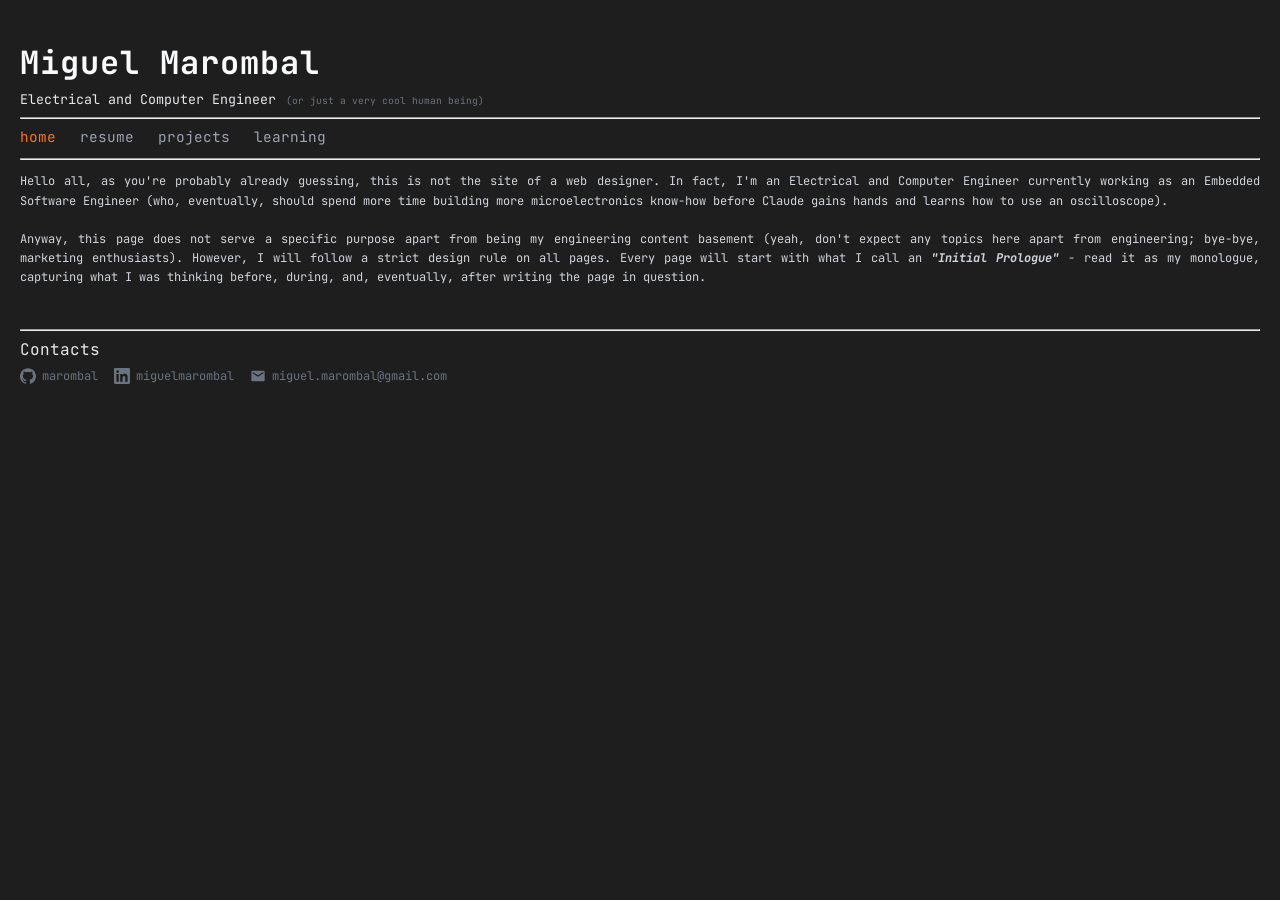
<file: index.html>
<!DOCTYPE html>
<html>
    <head>
        <meta charset="UTF-8">
        <meta name="viewport" content="width=device-width, initial-scale=1.0">
        <meta http-equiv="X-UA-Compatible" content="IE=edge">
        <meta name="description" content="This is my portfolio website :D">
        <meta name="author" content="Miguel Marombal">
        <meta name="theme-color" content="#1e1e1e">
        <title>Miguel Marombal - Home</title>

        <link href="https://fonts.googleapis.com/css2?family=JetBrains+Mono&family=Space+Mono&display=swap" rel="stylesheet">
        <link rel="stylesheet" href="styles.css">
        <link rel="icon" type="image/png" href="images/favicon.png">
    </head>
    <body>
        <header>
            <h1>Miguel Marombal</h1>
            <small>Electrical and Computer Engineer</small>
            <small style="font-size: 0.6em; color: #6b7280;"> (or just a very cool human being)</small>
        </header>

        <hr>
        <nav>
            <a href="index.html" class="active">home</a>
            <a href="resume.html">resume</a>
            <a href="projects.html">projects</a>
            <a href="learning.html">learning</a>
        </nav>
        <hr>

        <main>
            <p>
                Hello all, as you're probably already guessing, this is not the site of a web designer. 
                In fact, I'm an Electrical and Computer Engineer currently working as an Embedded Software Engineer 
                (who, eventually, should spend more time building more microelectronics know-how before Claude gains hands
                and learns how to use an oscilloscope).<br><br>
                Anyway, this page does not serve a specific purpose apart from being 
                my engineering content basement (yeah, don't expect any topics here 
                apart from engineering; bye-bye, marketing enthusiasts). However, 
                I will follow a strict design rule on all pages. Every page will start 
                with what I call an <strong><em>"Initial Prologue"</strong></em> - read it as my monologue, 
                capturing what I was thinking before, during, and, eventually, 
                after writing the page in question.
            </p>
        </main>

        <footer>
            <br>
            <hr>
            Contacts<br>
            <div class="contact-links">
                <a href="https://github.com/marombal" target="_blank" rel="noopener noreferrer">
                    <svg viewBox="0 0 24 24" xmlns="http://www.w3.org/2000/svg">
                        <path d="M12 .297c-6.63 0-12 5.373-12 12 0 5.303 3.438 9.8 8.205 11.385.6.113.82-.258.82-.577 0-.285-.01-1.04-.015-2.04-3.338.724-4.042-1.61-4.042-1.61C4.422 18.07 3.633 17.7 3.633 17.7c-1.087-.744.084-.729.084-.729 1.205.084 1.838 1.236 1.838 1.236 1.07 1.835 2.809 1.305 3.495.998.108-.776.417-1.305.76-1.605-2.665-.3-5.466-1.332-5.466-5.93 0-1.31.465-2.38 1.235-3.22-.135-.303-.54-1.523.105-3.176 0 0 1.005-.322 3.3 1.23.96-.267 1.98-.399 3-.405 1.02.006 2.04.138 3 .405 2.28-1.552 3.285-1.23 3.285-1.23.645 1.653.24 2.873.12 3.176.765.84 1.23 1.91 1.23 3.22 0 4.61-2.805 5.625-5.475 5.92.42.36.81 1.096.81 2.22 0 1.606-.015 2.896-.015 3.286 0 .315.21.69.825.57C20.565 22.092 24 17.592 24 12.297c0-6.627-5.373-12-12-12"/>
                    </svg>
                    marombal
                </a>
                <a href="https://www.linkedin.com/in/miguelmarombal/" target="_blank" rel="noopener noreferrer">
                    <svg viewBox="0 0 24 24" xmlns="http://www.w3.org/2000/svg">
                        <path d="M20.447 20.452h-3.554v-5.569c0-1.328-.027-3.037-1.852-3.037-1.853 0-2.136 1.445-2.136 2.939v5.667H9.351V9h3.414v1.561h.046c.477-.9 1.637-1.85 3.37-1.85 3.601 0 4.267 2.37 4.267 5.455v6.286zM5.337 7.433a2.062 2.062 0 0 1-2.063-2.065 2.064 2.064 0 1 1 2.063 2.065zm1.782 13.019H3.555V9h3.564v11.452zM22.225 0H1.771C.792 0 0 .774 0 1.729v20.542C0 23.227.792 24 1.771 24h20.451C23.2 24 24 23.227 24 22.271V1.729C24 .774 23.2 0 22.222 0h.003z"/>
                    </svg>
                    miguelmarombal
                </a>
                <a href="mailto:miguel.marombal@gmail.com" target="_blank" rel="noopener noreferrer">
                    <svg viewBox="0 0 24 24" xmlns="http://www.w3.org/2000/svg">
                        <path d="M20 4H4c-1.1 0-2 .9-2 2v12c0 1.1.9 2 2 2h16c1.1 0 2-.9 2-2V6c0-1.1-.9-2-2-2zm0 4-8 5-8-5V6l8 5 8-5v2z"/>
                    </svg>
                    miguel.marombal@gmail.com
                </a>
            </div>
        </footer>
    </body>
</html>
</file>
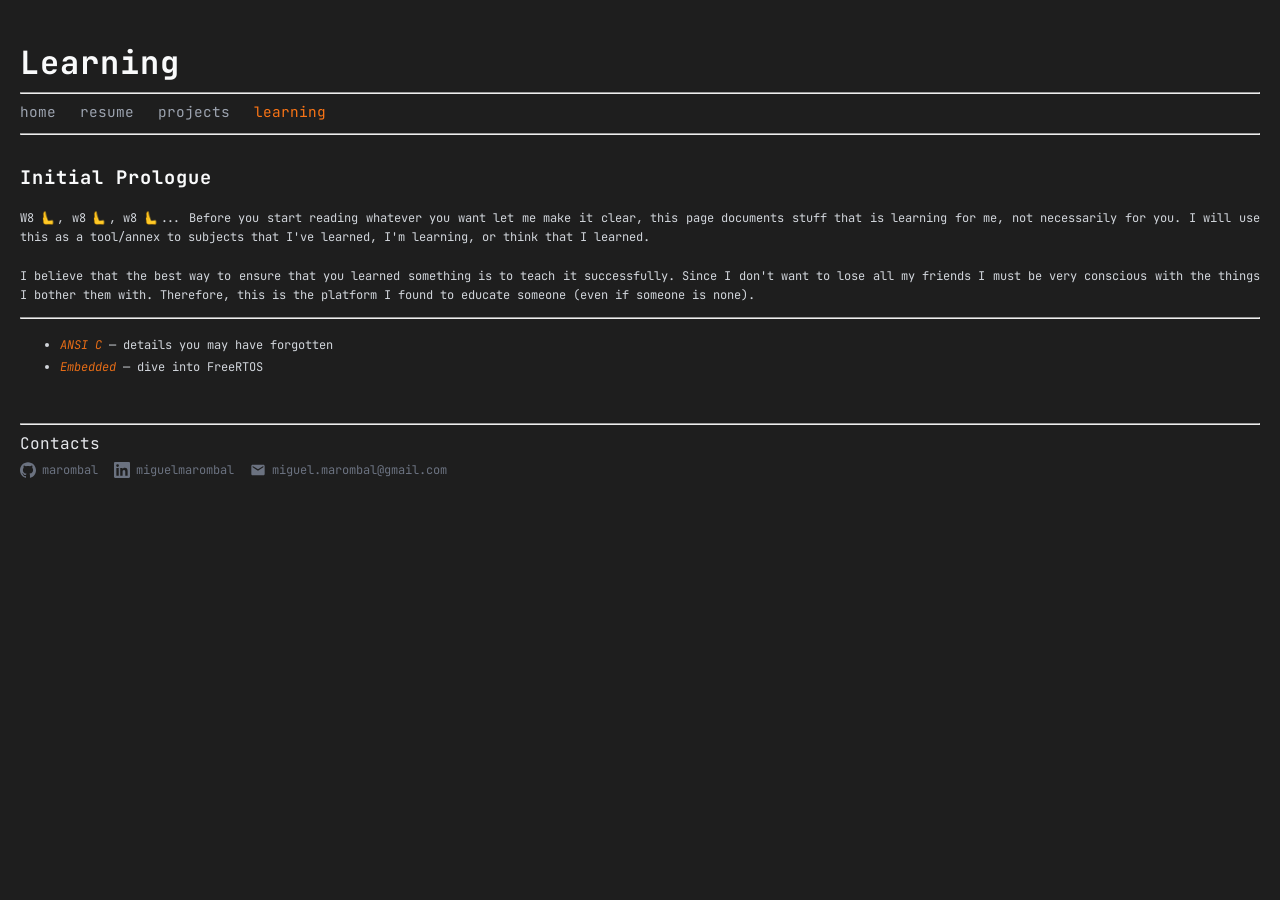
<file: learning.html>
<!DOCTYPE html>
<html>
    <head>
        <meta charset="UTF-8">
        <meta name="viewport" content="width=device-width, initial-scale=1.0">
        <meta http-equiv="X-UA-Compatible" content="IE=edge">
        <meta name="description" content="Miguel Marombal — Learning">
        <meta name="author" content="Miguel Marombal">
        <meta name="theme-color" content="#1e1e1e">
        <title>Miguel Marombal — Learning</title>

        <link href="https://fonts.googleapis.com/css2?family=JetBrains+Mono&family=Space+Mono&display=swap" rel="stylesheet">
        <link rel="stylesheet" href="styles.css">
        <link rel="icon" type="image/png" href="images/favicon.png">
    </head>
    <body>
        <header>
            <h1>Learning</h1>
            <hr>
            <nav>
                <a href="index.html">home</a>
                <a href="resume.html">resume</a>
                <a href="projects.html">projects</a>
                <a href="learning.html" class="active">learning</a>
            </nav>
            <hr>
        </header>

        <main>
            <h3>Initial Prologue</h3>
            <p>
                W8 🫷, w8 🫷, w8 🫷... Before you start reading whatever you want 
                let me make it clear, this page documents stuff that is 
                learning for me, not necessarily for you. I will use 
                this as a tool/annex to subjects that I've learned, I'm 
                learning, or think that I learned.<br><br>
                I believe that the best way to ensure that you learned something 
                is to teach it successfully. Since I don't want to lose all my 
                friends I must be very conscious with the things I bother them with. 
                Therefore, this is the platform I found to educate someone 
                (even if someone is none).
            </p>
            <hr>

            <ul>
                <li><a href="learning/c.html"><i>ANSI C</i></a> — details you may have forgotten</li>
                <li><a href="learning/embedded.html"><i>Embedded</i></a> — dive into FreeRTOS</li>
            </ul>
        </main>

        <footer>
            <br>
            <hr>
            Contacts<br>
            <div class="contact-links">
                <a href="https://github.com/marombal" target="_blank" rel="noopener noreferrer">
                    <svg viewBox="0 0 24 24" xmlns="http://www.w3.org/2000/svg">
                        <path d="M12 .297c-6.63 0-12 5.373-12 12 0 5.303 3.438 9.8 8.205 11.385.6.113.82-.258.82-.577 0-.285-.01-1.04-.015-2.04-3.338.724-4.042-1.61-4.042-1.61C4.422 18.07 3.633 17.7 3.633 17.7c-1.087-.744.084-.729.084-.729 1.205.084 1.838 1.236 1.838 1.236 1.07 1.835 2.809 1.305 3.495.998.108-.776.417-1.305.76-1.605-2.665-.3-5.466-1.332-5.466-5.93 0-1.31.465-2.38 1.235-3.22-.135-.303-.54-1.523.105-3.176 0 0 1.005-.322 3.3 1.23.96-.267 1.98-.399 3-.405 1.02.006 2.04.138 3 .405 2.28-1.552 3.285-1.23 3.285-1.23.645 1.653.24 2.873.12 3.176.765.84 1.23 1.91 1.23 3.22 0 4.61-2.805 5.625-5.475 5.92.42.36.81 1.096.81 2.22 0 1.606-.015 2.896-.015 3.286 0 .315.21.69.825.57C20.565 22.092 24 17.592 24 12.297c0-6.627-5.373-12-12-12"/>
                    </svg>
                    marombal
                </a>
                <a href="https://www.linkedin.com/in/miguelmarombal/" target="_blank" rel="noopener noreferrer">
                    <svg viewBox="0 0 24 24" xmlns="http://www.w3.org/2000/svg">
                        <path d="M20.447 20.452h-3.554v-5.569c0-1.328-.027-3.037-1.852-3.037-1.853 0-2.136 1.445-2.136 2.939v5.667H9.351V9h3.414v1.561h.046c.477-.9 1.637-1.85 3.37-1.85 3.601 0 4.267 2.37 4.267 5.455v6.286zM5.337 7.433a2.062 2.062 0 0 1-2.063-2.065 2.064 2.064 0 1 1 2.063 2.065zm1.782 13.019H3.555V9h3.564v11.452zM22.225 0H1.771C.792 0 0 .774 0 1.729v20.542C0 23.227.792 24 1.771 24h20.451C23.2 24 24 23.227 24 22.271V1.729C24 .774 23.2 0 22.222 0h.003z"/>
                    </svg>
                    miguelmarombal
                </a>
                <a href="mailto:miguel.marombal@gmail.com" target="_blank" rel="noopener noreferrer">
                    <svg viewBox="0 0 24 24" xmlns="http://www.w3.org/2000/svg">
                        <path d="M20 4H4c-1.1 0-2 .9-2 2v12c0 1.1.9 2 2 2h16c1.1 0 2-.9 2-2V6c0-1.1-.9-2-2-2zm0 4-8 5-8-5V6l8 5 8-5v2z"/>
                    </svg>
                    miguel.marombal@gmail.com
                </a>
            </div>
        </footer>
    </body>
</html>
</file>
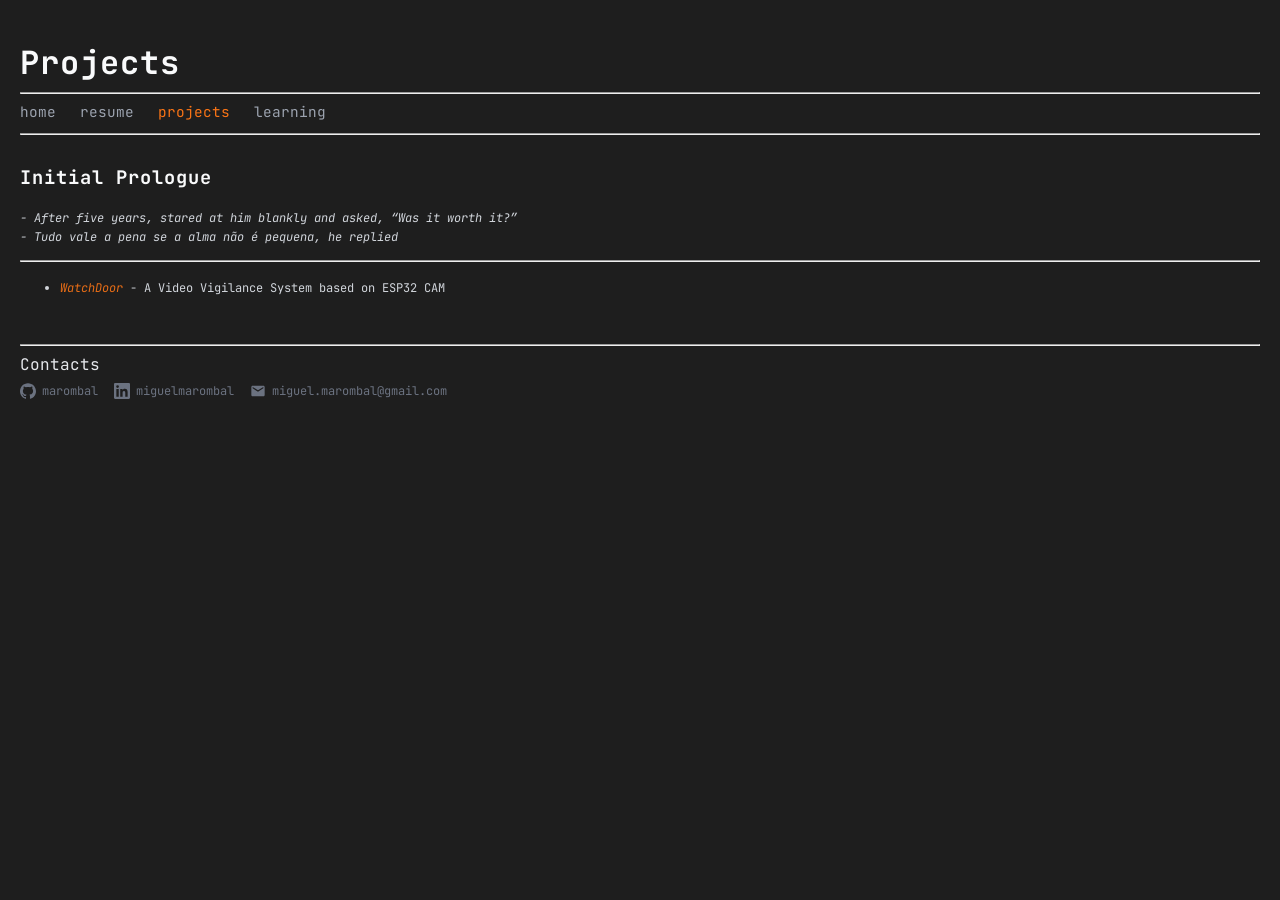
<file: projects.html>
<!DOCTYPE html>
<html>
    <head>
        <meta charset="UTF-8">
        <meta name="viewport" content="width=device-width, initial-scale=1.0">
        <meta http-equiv="X-UA-Compatible" content="IE=edge">
        <meta name="description" content="Miguel Marombal — Projects">
        <meta name="author" content="Miguel Marombal">
        <meta name="theme-color" content="#1e1e1e">
        <title>Miguel Marombal — Projects</title>

        <!-- Fonts -->
        <link href="https://fonts.googleapis.com/css2?family=JetBrains+Mono&family=Space+Mono&display=swap" rel="stylesheet">
        <!-- CSS -->
        <link rel="stylesheet" href="styles.css">
        <!-- Favicon -->
        <link rel="icon" type="image/png" href="images/favicon.png">
    </head>
    <body>
        <header>
            <h1>Projects</h1>
            <hr>
            <nav>
                <a href="index.html">home</a>
                <a href="resume.html">resume</a>
                <a href="projects.html" class="active"> projects</a>
                <a href="learning.html">learning</a>
            </nav>
            <hr>
        </header>

        <main>
            <h3>Initial Prologue</h3>
            <p>
                <i>
                    - After five years, stared at him blankly and asked, “Was it worth it?”<br>
                    - Tudo vale a pena se a alma não é pequena, he replied
                </i>
            </p>
            <hr>


            <ul>
                <li>
                    <a href="projects/watchdoor.html"><i>WatchDoor</i></a> - A Video Vigilance System based on ESP32 CAM
                    
                </li>
                <!-- <li>
                    <i>MiKeloud</i> — Home Server based on TrueNAS Operating System
                </li>
                <li>
                    <i>FingerPointing</i> — DIY Laser pointer
                </li>-->
            </ul>
        </main>

        <footer>
            <br>
            <hr>
            Contacts<br>
            <div class="contact-links">
                <a href="https://github.com/marombal" target="_blank" rel="noopener noreferrer">
                    <svg viewBox="0 0 24 24" xmlns="http://www.w3.org/2000/svg">
                        <path d="M12 .297c-6.63 0-12 5.373-12 12 0 5.303 3.438 9.8 8.205 11.385.6.113.82-.258.82-.577 0-.285-.01-1.04-.015-2.04-3.338.724-4.042-1.61-4.042-1.61C4.422 18.07 3.633 17.7 3.633 17.7c-1.087-.744.084-.729.084-.729 1.205.084 1.838 1.236 1.838 1.236 1.07 1.835 2.809 1.305 3.495.998.108-.776.417-1.305.76-1.605-2.665-.3-5.466-1.332-5.466-5.93 0-1.31.465-2.38 1.235-3.22-.135-.303-.54-1.523.105-3.176 0 0 1.005-.322 3.3 1.23.96-.267 1.98-.399 3-.405 1.02.006 2.04.138 3 .405 2.28-1.552 3.285-1.23 3.285-1.23.645 1.653.24 2.873.12 3.176.765.84 1.23 1.91 1.23 3.22 0 4.61-2.805 5.625-5.475 5.92.42.36.81 1.096.81 2.22 0 1.606-.015 2.896-.015 3.286 0 .315.21.69.825.57C20.565 22.092 24 17.592 24 12.297c0-6.627-5.373-12-12-12"/>
                    </svg>
                    marombal
                </a>
                <a href="https://www.linkedin.com/in/miguelmarombal/" target="_blank" rel="noopener noreferrer">
                    <svg viewBox="0 0 24 24" xmlns="http://www.w3.org/2000/svg">
                        <path d="M20.447 20.452h-3.554v-5.569c0-1.328-.027-3.037-1.852-3.037-1.853 0-2.136 1.445-2.136 2.939v5.667H9.351V9h3.414v1.561h.046c.477-.9 1.637-1.85 3.37-1.85 3.601 0 4.267 2.37 4.267 5.455v6.286zM5.337 7.433a2.062 2.062 0 0 1-2.063-2.065 2.064 2.064 0 1 1 2.063 2.065zm1.782 13.019H3.555V9h3.564v11.452zM22.225 0H1.771C.792 0 0 .774 0 1.729v20.542C0 23.227.792 24 1.771 24h20.451C23.2 24 24 23.227 24 22.271V1.729C24 .774 23.2 0 22.222 0h.003z"/>
                    </svg>
                    miguelmarombal
                </a>
                <a href="mailto:miguel.marombal@gmail.com" target="_blank" rel="noopener noreferrer">
                    <svg viewBox="0 0 24 24" xmlns="http://www.w3.org/2000/svg">
                        <path d="M20 4H4c-1.1 0-2 .9-2 2v12c0 1.1.9 2 2 2h16c1.1 0 2-.9 2-2V6c0-1.1-.9-2-2-2zm0 4-8 5-8-5V6l8 5 8-5v2z"/>
                    </svg>
                    miguel.marombal@gmail.com
                </a>
            </div>
        </footer>
    </body>
</html>
</file>
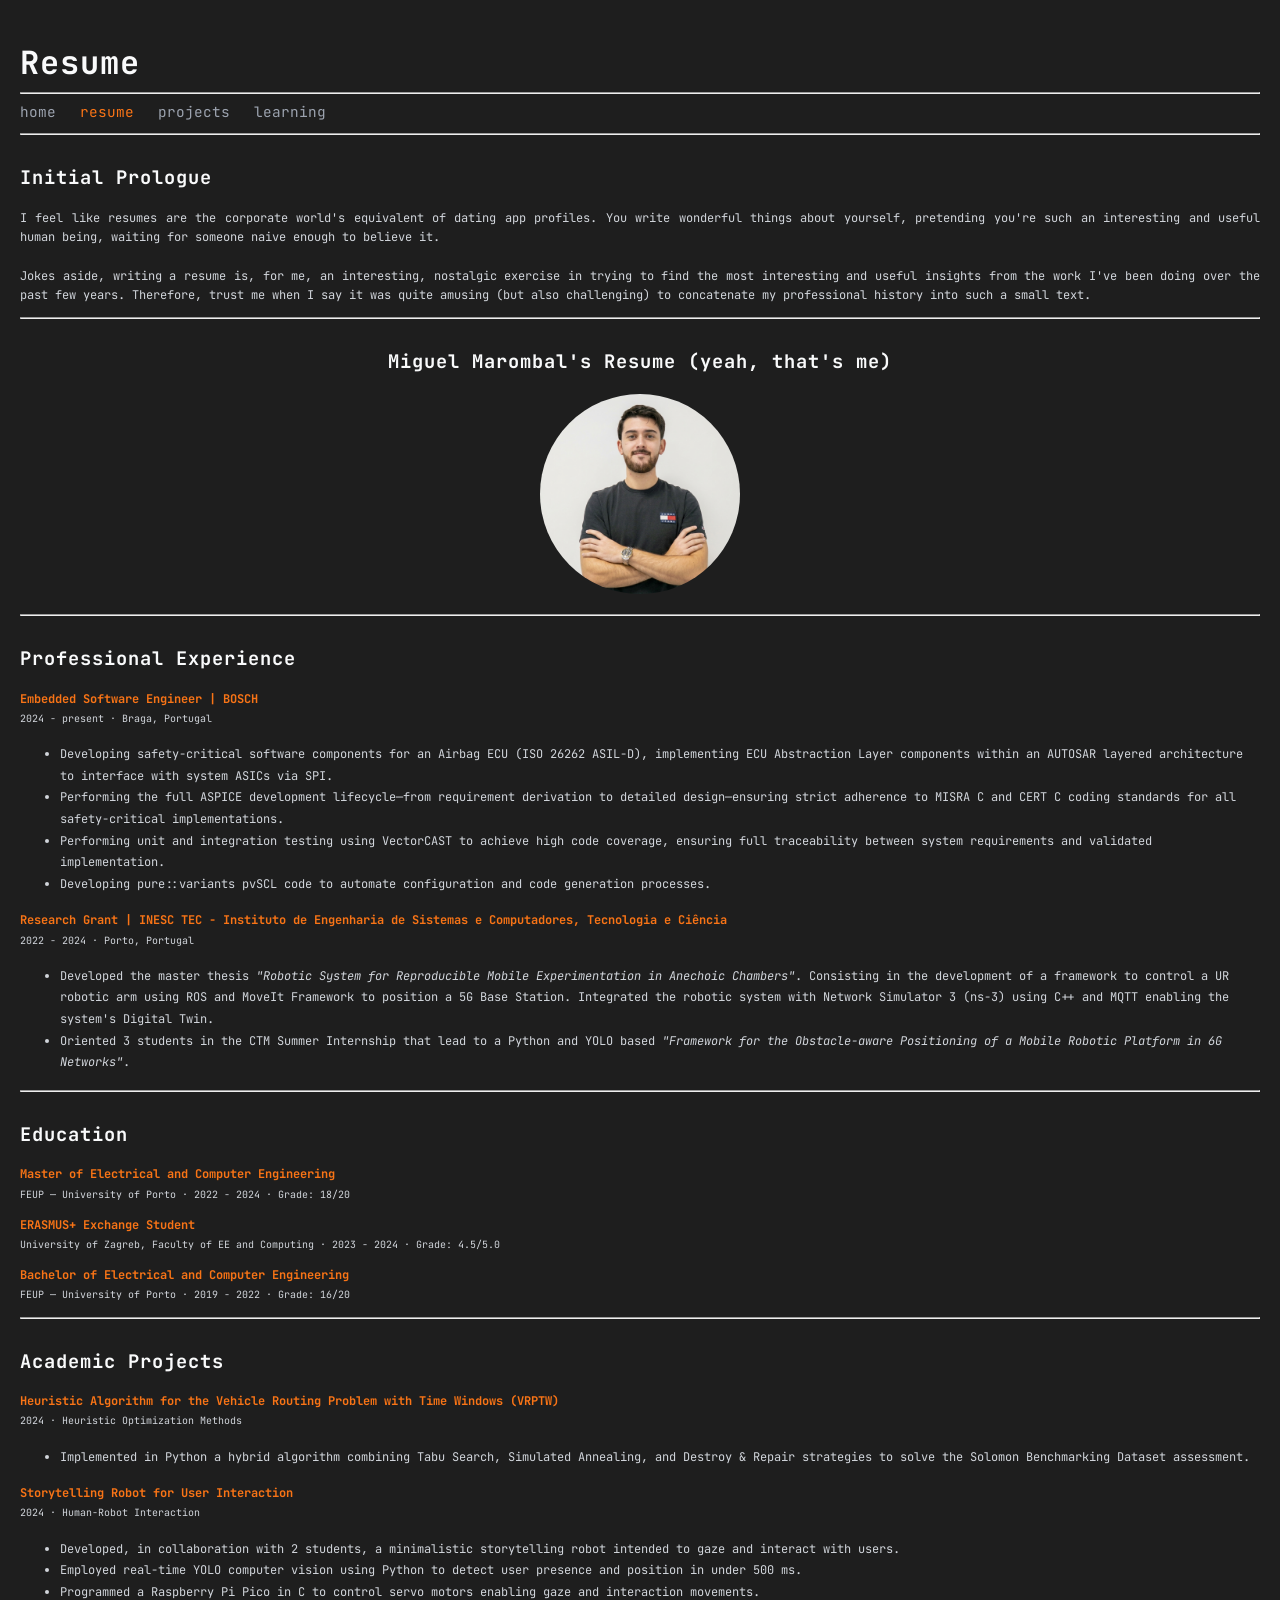
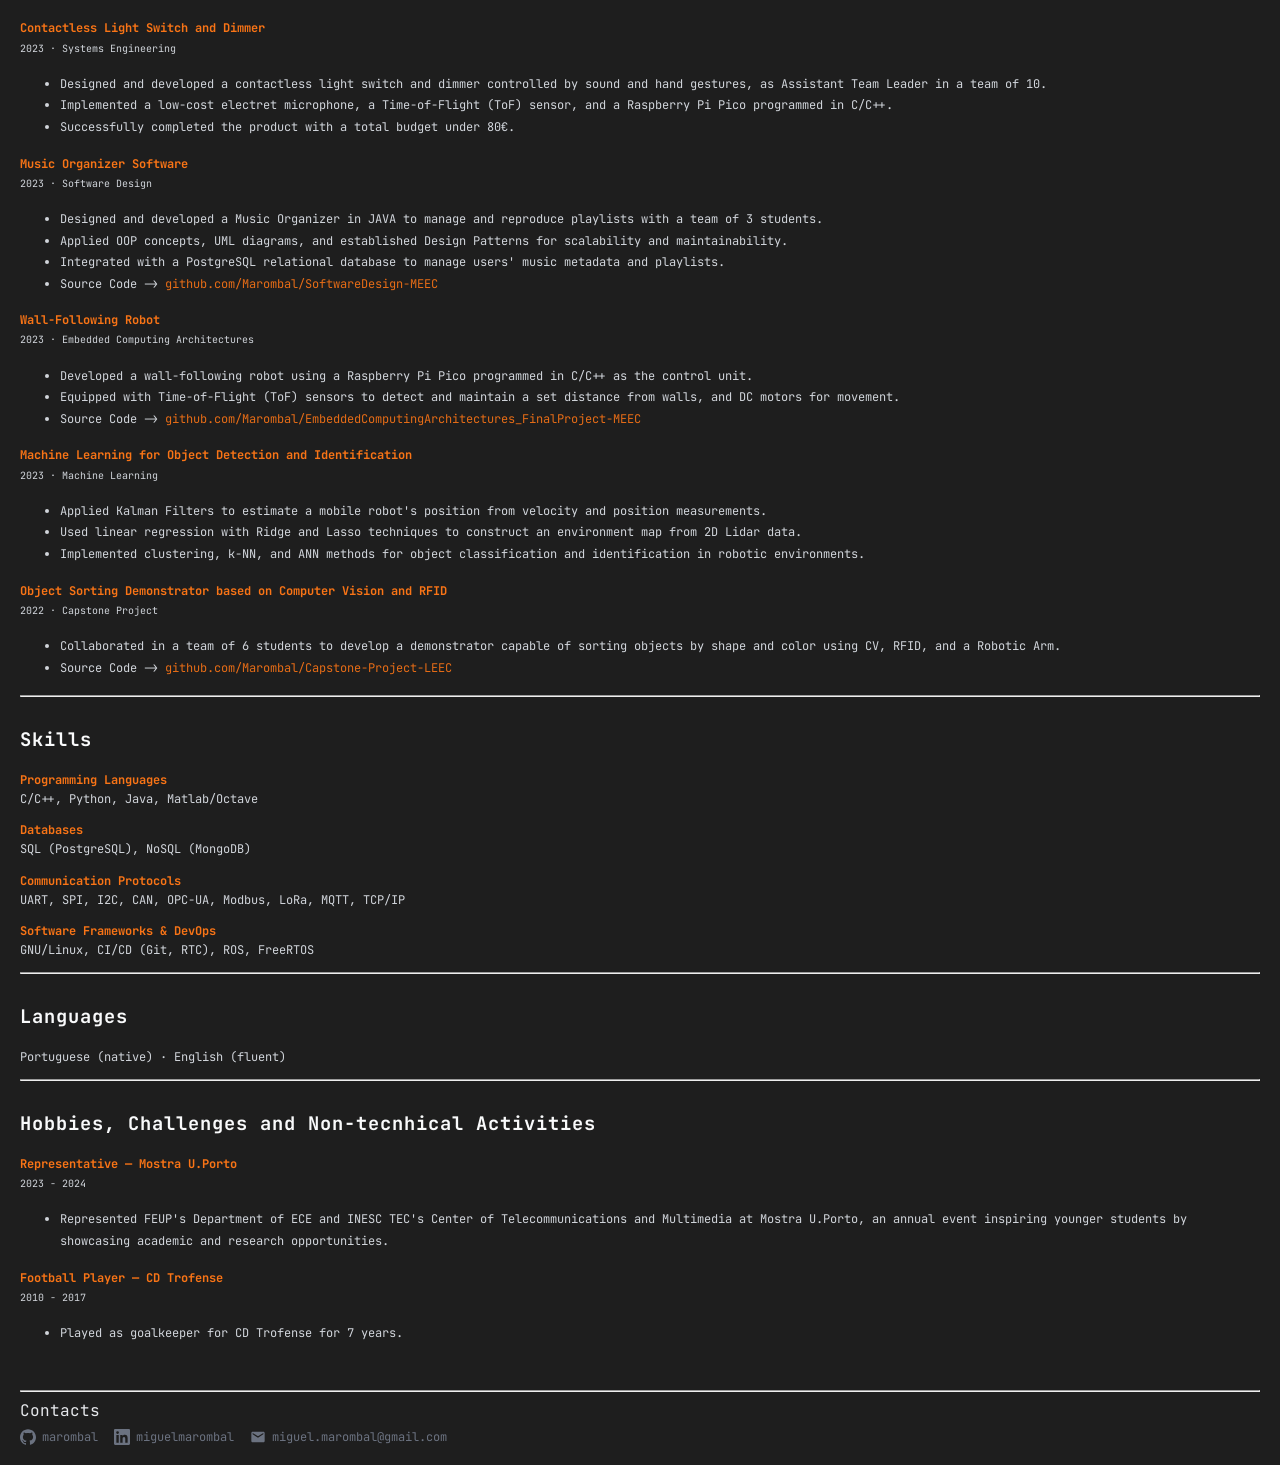
<file: resume.html>
<!DOCTYPE html>
<html>
    <head>
        <meta charset="UTF-8">
        <meta name="viewport" content="width=device-width, initial-scale=1.0">
        <meta http-equiv="X-UA-Compatible" content="IE=edge">
        <meta name="description" content="This is my portfolio website :D">
        <meta name="author" content="Miguel Marombal">
        <meta name="theme-color" content="#1e1e1e">
        <title>Miguel Marombal — Resume</title>

        <link href="https://fonts.googleapis.com/css2?family=JetBrains+Mono&family=Space+Mono&display=swap" rel="stylesheet">
        <link rel="stylesheet" href="styles.css">
        <link rel="icon" type="image/png" href="images/favicon.png">
    </head>
    <body>
        <header>
            <h1>Resume</h1>
            <hr>
            <nav>
                <a href="index.html">home</a>
                <a href="resume.html" class="active">resume</a>
                <a href="projects.html">projects</a>
                <a href="learning.html">learning</a>
            </nav>
            <hr>
        </header>

        <main>
            <h3>Initial Prologue</h3>
            <p>
                I feel like resumes are the corporate world's equivalent of dating app profiles. 
                You write wonderful things about yourself, pretending you're such an interesting and useful human being, 
                waiting for someone naive enough to believe it.<br><br>
                Jokes aside, writing a resume is, for me, an interesting, nostalgic exercise in trying to find the most 
                interesting and useful insights from the work I've been doing over the past few years. 
                Therefore, trust me when I say it was quite amusing (but also challenging) to concatenate 
                my professional history into such a small text.
            </p>
            <hr>
            <h3 class="center-text">Miguel Marombal's Resume (yeah, that's me)</h3>
            
            <img src="images/MiguelMarombal.png"
                alt="This shall be an image of me"
            height="200">

            <!-- WORK HERE -->
            <hr>

            <h3>Professional Experience</h3>

            <p><strong class="highlight">Embedded Software Engineer | BOSCH</strong><br>
            <small>2024 - present · Braga, Portugal</small></p>
            <ul>
                <li>
                    Developing safety-critical software components for an Airbag ECU (ISO 26262 ASIL-D), 
                    implementing ECU Abstraction Layer components within an AUTOSAR layered architecture to interface with system ASICs via SPI.
                </li>
                <li>
                    Performing the full ASPICE development lifecycle—from requirement derivation to 
                    detailed design—ensuring strict adherence to MISRA C and CERT C coding standards for all safety-critical implementations.
                </li>
                <li>
                    Performing unit and integration testing using VectorCAST to achieve high code coverage, 
                    ensuring full traceability between system requirements and validated implementation.
                </li>
                <li>
                    Developing pure::variants pvSCL code to automate configuration and code generation processes.
                </li>
            </ul>

            <p><strong class="highlight">Research Grant | INESC TEC - Instituto de Engenharia de Sistemas e Computadores, Tecnologia e Ciência</strong><br>
            <small>2022 - 2024 · Porto, Portugal</small></p>
            <ul>
                <li>
                    Developed the master thesis <em>"Robotic System for Reproducible Mobile Experimentation in Anechoic Chambers"</em>.
                    Consisting in the development of a framework to control a UR robotic arm using ROS and MoveIt Framework to position a 5G Base Station.
                    Integrated the robotic system with Network Simulator 3 (ns-3) using C++ and MQTT enabling the system's Digital Twin.
                </li>
                <li>
                    Oriented 3 students in the CTM Summer Internship that lead to a Python and YOLO based <em>"Framework for the Obstacle-aware Positioning 
                    of a Mobile Robotic Platform in 6G Networks"</em>.
                </li>
            </ul>

            <hr>

            <h3>Education</h3>

            <p><strong class="highlight">Master of Electrical and Computer Engineering</strong><br>
            <small>FEUP — University of Porto · 2022 - 2024 · Grade: 18/20</small></p>

            <p><strong class="highlight">ERASMUS+ Exchange Student</strong><br>
            <small>University of Zagreb, Faculty of EE and Computing · 2023 - 2024 · Grade: 4.5/5.0</small></p>

            <p><strong class="highlight">Bachelor of Electrical and Computer Engineering</strong><br>
            <small>FEUP — University of Porto · 2019 - 2022 · Grade: 16/20</small></p>

            <hr>

            <h3>Academic Projects</h3>

            <p><strong class="highlight">Heuristic Algorithm for the Vehicle Routing Problem with Time Windows (VRPTW)</strong><br>
            <small>2024 · Heuristic Optimization Methods</small></p>
            <ul>
                <li>Implemented in Python a hybrid algorithm combining Tabu Search, Simulated Annealing, and Destroy & Repair strategies to solve
                the Solomon Benchmarking Dataset assessment.</li>
            </ul>

            <p><strong class="highlight">Storytelling Robot for User Interaction</strong><br>
            <small>2024 · Human-Robot Interaction</small></p>
            <ul>
                <li>Developed, in collaboration with 2 students, a minimalistic storytelling robot intended to gaze and interact with users.</li>
                <li>Employed real-time YOLO computer vision using Python to detect user presence and position in under 500 ms.</li>
                <li>Programmed a Raspberry Pi Pico in C to control servo motors enabling gaze and interaction movements.</li>
            </ul>

            <p><strong class="highlight">Contactless Light Switch and Dimmer</strong><br>
            <small>2023 · Systems Engineering</small></p>
            <ul>
                <li>Designed and developed a contactless light switch and dimmer controlled by sound and hand gestures, as Assistant Team Leader in a team of 10.</li>
                <li>Implemented a low-cost electret microphone, a Time-of-Flight (ToF) sensor, and a Raspberry Pi Pico programmed in C/C++.</li>
                <li>Successfully completed the product with a total budget under 80€.</li>
            </ul>

            <p><strong class="highlight">Music Organizer Software</strong><br>
            <small>2023 · Software Design</small></p>
            <ul>
                <li>Designed and developed a Music Organizer in JAVA to manage and reproduce playlists with a team of 3 students.</li>
                <li>Applied OOP concepts, UML diagrams, and established Design Patterns for scalability and maintainability.</li>
                <li>Integrated with a PostgreSQL relational database to manage users' music metadata and playlists.</li>
                <li>Source Code -> <a href="https://github.com/Marombal/SoftwareDesign-MEEC">github.com/Marombal/SoftwareDesign-MEEC</a></li>
            </ul>

            <p><strong class="highlight">Wall-Following Robot</strong><br>
            <small>2023 · Embedded Computing Architectures</small></p>
            <ul>
                <li>Developed a wall-following robot using a Raspberry Pi Pico programmed in C/C++ as the control unit.</li>
                <li>Equipped with Time-of-Flight (ToF) sensors to detect and maintain a set distance from walls, and DC motors for movement.</li>
                <li>Source Code -> <a href="https://github.com/Marombal/EmbeddedComputingArchitectures_FinalProject-MEEC">github.com/Marombal/EmbeddedComputingArchitectures_FinalProject-MEEC</a></li>
            </ul>

            <p><strong class="highlight">Machine Learning for Object Detection and Identification</strong><br>
            <small>2023 · Machine Learning</small></p>
            <ul>
                <li>Applied Kalman Filters to estimate a mobile robot's position from velocity and position measurements.</li>
                <li>Used linear regression with Ridge and Lasso techniques to construct an environment map from 2D Lidar data.</li>
                <li>Implemented clustering, k-NN, and ANN methods for object classification and identification in robotic environments.</li>
            </ul>

            <p><strong class="highlight">Object Sorting Demonstrator based on Computer Vision and RFID</strong><br>
            <small>2022 · Capstone Project</small></p>
            <ul>
                <li>Collaborated in a team of 6 students to develop a demonstrator capable of sorting objects by 
                    shape and color using CV, RFID, and a Robotic Arm.
                </li>
                <li>Source Code -> <a href="https://github.com/Marombal/Capstone-Project-LEEC">github.com/Marombal/Capstone-Project-LEEC</a></li>
            </ul>

            <hr>

            <h3>Skills</h3>

            <p><strong class="highlight">Programming Languages</strong><br>
            C/C++, Python, Java, Matlab/Octave</p>

            <p><strong class="highlight">Databases</strong><br>
            SQL (PostgreSQL), NoSQL (MongoDB)</p>

            <p><strong class="highlight">Communication Protocols</strong><br>
            UART, SPI, I2C, CAN, OPC-UA, Modbus, LoRa, MQTT, TCP/IP</p>

            <p><strong class="highlight">Software Frameworks & DevOps</strong><br>
            GNU/Linux, CI/CD (Git, RTC), ROS, FreeRTOS</p>

            <hr>

            <h3>Languages</h3>

            <p>Portuguese (native) · English (fluent)</p>

            <hr>

            <h3>Hobbies, Challenges and Non-tecnhical Activities</h3>

            <p><strong class="highlight">Representative — Mostra U.Porto</strong><br>
            <small>2023 - 2024</small></p>
            <ul>
                <li>Represented FEUP's Department of ECE and INESC TEC's Center of Telecommunications and Multimedia at Mostra U.Porto, an annual event inspiring younger students by showcasing academic and research opportunities.</li>
            </ul>

            <p><strong class="highlight">Football Player — CD Trofense</strong><br>
            <small>2010 - 2017</small></p>
            <ul>
                <li>Played as goalkeeper for CD Trofense for 7 years.</li>
            </ul>
        </main>

        <footer>
            <br>
            <hr>
            Contacts<br>
            <div class="contact-links">
                <a href="https://github.com/marombal" target="_blank" rel="noopener noreferrer">
                    <svg viewBox="0 0 24 24" xmlns="http://www.w3.org/2000/svg">
                        <path d="M12 .297c-6.63 0-12 5.373-12 12 0 5.303 3.438 9.8 8.205 11.385.6.113.82-.258.82-.577 0-.285-.01-1.04-.015-2.04-3.338.724-4.042-1.61-4.042-1.61C4.422 18.07 3.633 17.7 3.633 17.7c-1.087-.744.084-.729.084-.729 1.205.084 1.838 1.236 1.838 1.236 1.07 1.835 2.809 1.305 3.495.998.108-.776.417-1.305.76-1.605-2.665-.3-5.466-1.332-5.466-5.93 0-1.31.465-2.38 1.235-3.22-.135-.303-.54-1.523.105-3.176 0 0 1.005-.322 3.3 1.23.96-.267 1.98-.399 3-.405 1.02.006 2.04.138 3 .405 2.28-1.552 3.285-1.23 3.285-1.23.645 1.653.24 2.873.12 3.176.765.84 1.23 1.91 1.23 3.22 0 4.61-2.805 5.625-5.475 5.92.42.36.81 1.096.81 2.22 0 1.606-.015 2.896-.015 3.286 0 .315.21.69.825.57C20.565 22.092 24 17.592 24 12.297c0-6.627-5.373-12-12-12"/>
                    </svg>
                    marombal
                </a>
                <a href="https://www.linkedin.com/in/miguelmarombal/" target="_blank" rel="noopener noreferrer">
                    <svg viewBox="0 0 24 24" xmlns="http://www.w3.org/2000/svg">
                        <path d="M20.447 20.452h-3.554v-5.569c0-1.328-.027-3.037-1.852-3.037-1.853 0-2.136 1.445-2.136 2.939v5.667H9.351V9h3.414v1.561h.046c.477-.9 1.637-1.85 3.37-1.85 3.601 0 4.267 2.37 4.267 5.455v6.286zM5.337 7.433a2.062 2.062 0 0 1-2.063-2.065 2.064 2.064 0 1 1 2.063 2.065zm1.782 13.019H3.555V9h3.564v11.452zM22.225 0H1.771C.792 0 0 .774 0 1.729v20.542C0 23.227.792 24 1.771 24h20.451C23.2 24 24 23.227 24 22.271V1.729C24 .774 23.2 0 22.222 0h.003z"/>
                    </svg>
                    miguelmarombal
                </a>
                <a href="mailto:miguel.marombal@gmail.com" target="_blank" rel="noopener noreferrer">
                    <svg viewBox="0 0 24 24" xmlns="http://www.w3.org/2000/svg">
                        <path d="M20 4H4c-1.1 0-2 .9-2 2v12c0 1.1.9 2 2 2h16c1.1 0 2-.9 2-2V6c0-1.1-.9-2-2-2zm0 4-8 5-8-5V6l8 5 8-5v2z"/>
                    </svg>
                    miguel.marombal@gmail.com
                </a>
            </div>
        </footer>
    </body>
</html>
</file>
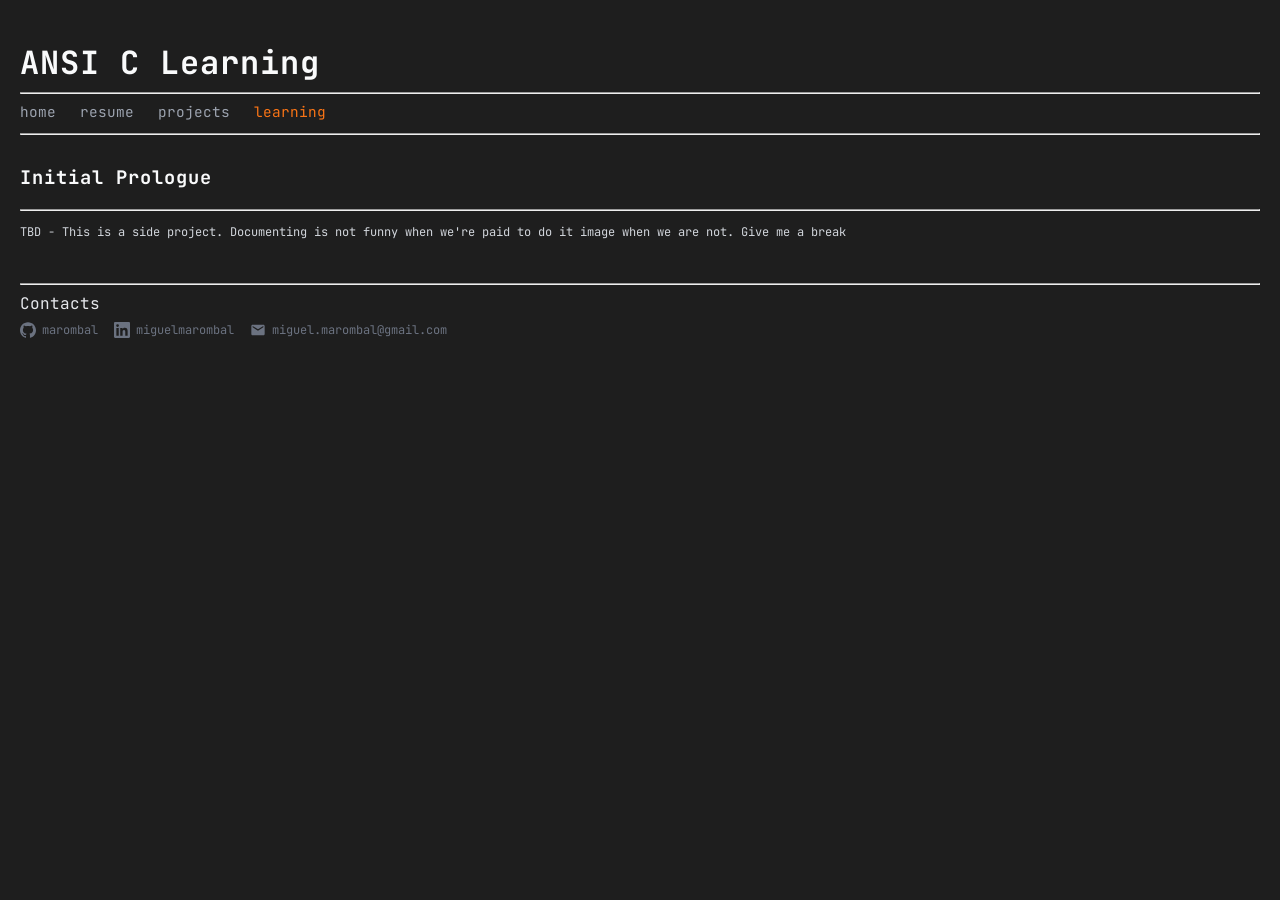
<file: learning/c.html>
<!DOCTYPE html>
<html>
    <head>
        <meta charset="UTF-8">
        <meta name="viewport" content="width=device-width, initial-scale=1.0">
        <meta http-equiv="X-UA-Compatible" content="IE=edge">
        <meta name="description" content="ANSI C Learning — Miguel Marombal">
        <meta name="author" content="Miguel Marombal">
        <meta name="theme-color" content="#1e1e1e">
        <title>ANSI C Learning — Miguel Marombal</title>

        <link href="https://fonts.googleapis.com/css2?family=JetBrains+Mono&family=Space+Mono&display=swap" rel="stylesheet">
        <link rel="stylesheet" href="../styles.css">
        <link rel="icon" type="image/png" href="../images/favicon.png">
    </head>
    <body>
        <header>
            <h1>ANSI C Learning</h1>
            <hr>
            <nav>
                <a href="../index.html">home</a>
                <a href="../resume.html">resume</a>
                <a href="../projects.html">projects</a>
                <a href="../learning.html" class="active">learning</a>
            </nav>
            <hr>
        </header>

        <main>
            <h3>Initial Prologue</h3>
            <p></p>
            <hr>

            <!-- Content goes here -->
            <p>TBD - This is a side project. Documenting is not funny when we're paid to do it image when we are not. Give me a break</p>

        </main>

        <footer>
            <br>
            <hr>
            Contacts<br>
            <div class="contact-links">
                <a href="https://github.com/marombal" target="_blank" rel="noopener noreferrer">
                    <svg viewBox="0 0 24 24" xmlns="http://www.w3.org/2000/svg">
                        <path d="M12 .297c-6.63 0-12 5.373-12 12 0 5.303 3.438 9.8 8.205 11.385.6.113.82-.258.82-.577 0-.285-.01-1.04-.015-2.04-3.338.724-4.042-1.61-4.042-1.61C4.422 18.07 3.633 17.7 3.633 17.7c-1.087-.744.084-.729.084-.729 1.205.084 1.838 1.236 1.838 1.236 1.07 1.835 2.809 1.305 3.495.998.108-.776.417-1.305.76-1.605-2.665-.3-5.466-1.332-5.466-5.93 0-1.31.465-2.38 1.235-3.22-.135-.303-.54-1.523.105-3.176 0 0 1.005-.322 3.3 1.23.96-.267 1.98-.399 3-.405 1.02.006 2.04.138 3 .405 2.28-1.552 3.285-1.23 3.285-1.23.645 1.653.24 2.873.12 3.176.765.84 1.23 1.91 1.23 3.22 0 4.61-2.805 5.625-5.475 5.92.42.36.81 1.096.81 2.22 0 1.606-.015 2.896-.015 3.286 0 .315.21.69.825.57C20.565 22.092 24 17.592 24 12.297c0-6.627-5.373-12-12-12"/>
                    </svg>
                    marombal
                </a>
                <a href="https://www.linkedin.com/in/miguelmarombal/" target="_blank" rel="noopener noreferrer">
                    <svg viewBox="0 0 24 24" xmlns="http://www.w3.org/2000/svg">
                        <path d="M20.447 20.452h-3.554v-5.569c0-1.328-.027-3.037-1.852-3.037-1.853 0-2.136 1.445-2.136 2.939v5.667H9.351V9h3.414v1.561h.046c.477-.9 1.637-1.85 3.37-1.85 3.601 0 4.267 2.37 4.267 5.455v6.286zM5.337 7.433a2.062 2.062 0 0 1-2.063-2.065 2.064 2.064 0 1 1 2.063 2.065zm1.782 13.019H3.555V9h3.564v11.452zM22.225 0H1.771C.792 0 0 .774 0 1.729v20.542C0 23.227.792 24 1.771 24h20.451C23.2 24 24 23.227 24 22.271V1.729C24 .774 23.2 0 22.222 0h.003z"/>
                    </svg>
                    miguelmarombal
                </a>
                <a href="mailto:miguel.marombal@gmail.com" target="_blank" rel="noopener noreferrer">
                    <svg viewBox="0 0 24 24" xmlns="http://www.w3.org/2000/svg">
                        <path d="M20 4H4c-1.1 0-2 .9-2 2v12c0 1.1.9 2 2 2h16c1.1 0 2-.9 2-2V6c0-1.1-.9-2-2-2zm0 4-8 5-8-5V6l8 5 8-5v2z"/>
                    </svg>
                    miguel.marombal@gmail.com
                </a>
            </div>
        </footer>
    </body>
</html>
</file>
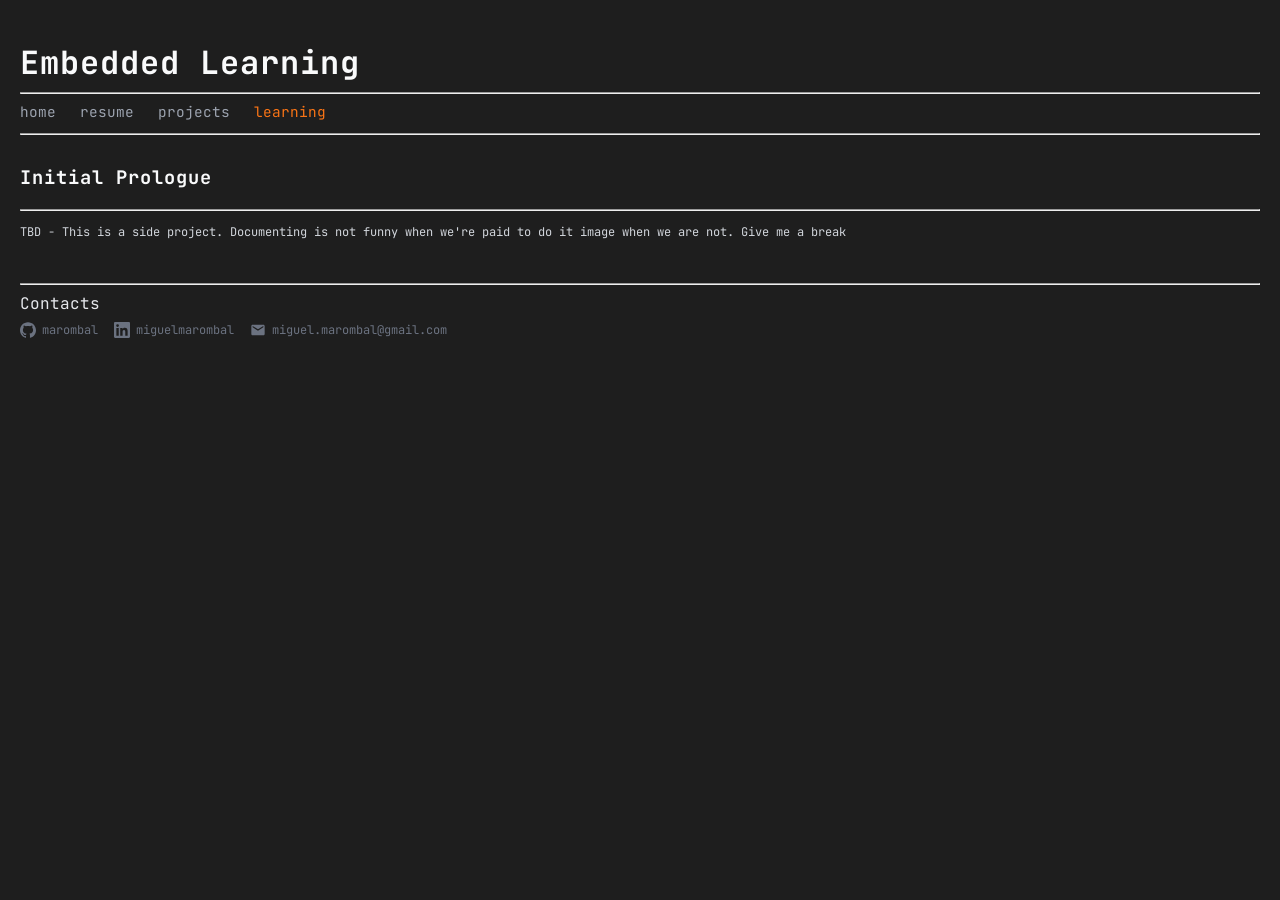
<file: learning/embedded.html>
<!DOCTYPE html>
<html>
    <head>
        <meta charset="UTF-8">
        <meta name="viewport" content="width=device-width, initial-scale=1.0">
        <meta http-equiv="X-UA-Compatible" content="IE=edge">
        <meta name="description" content="Embedded Learning — Miguel Marombal">
        <meta name="author" content="Miguel Marombal">
        <meta name="theme-color" content="#1e1e1e">
        <title>Embedded Learning — Miguel Marombal</title>

        <link href="https://fonts.googleapis.com/css2?family=JetBrains+Mono&family=Space+Mono&display=swap" rel="stylesheet">
        <link rel="stylesheet" href="../styles.css">
        <link rel="icon" type="image/png" href="../images/favicon.png">
    </head>
    <body>
        <header>
            <h1>Embedded Learning</h1>
            <hr>
            <nav>
                <a href="../index.html">home</a>
                <a href="../resume.html">resume</a>
                <a href="../projects.html">projects</a>
                <a href="../learning.html" class="active">learning</a>
            </nav>
            <hr>
        </header>

        <main>
            <h3>Initial Prologue</h3>
            <p></p>
            <hr>

            <!-- Content goes here -->
            <p>TBD - This is a side project. Documenting is not funny when we're paid to do it image when we are not. Give me a break</p>

        </main>

        <footer>
            <br>
            <hr>
            Contacts<br>
            <div class="contact-links">
                <a href="https://github.com/marombal" target="_blank" rel="noopener noreferrer">
                    <svg viewBox="0 0 24 24" xmlns="http://www.w3.org/2000/svg">
                        <path d="M12 .297c-6.63 0-12 5.373-12 12 0 5.303 3.438 9.8 8.205 11.385.6.113.82-.258.82-.577 0-.285-.01-1.04-.015-2.04-3.338.724-4.042-1.61-4.042-1.61C4.422 18.07 3.633 17.7 3.633 17.7c-1.087-.744.084-.729.084-.729 1.205.084 1.838 1.236 1.838 1.236 1.07 1.835 2.809 1.305 3.495.998.108-.776.417-1.305.76-1.605-2.665-.3-5.466-1.332-5.466-5.93 0-1.31.465-2.38 1.235-3.22-.135-.303-.54-1.523.105-3.176 0 0 1.005-.322 3.3 1.23.96-.267 1.98-.399 3-.405 1.02.006 2.04.138 3 .405 2.28-1.552 3.285-1.23 3.285-1.23.645 1.653.24 2.873.12 3.176.765.84 1.23 1.91 1.23 3.22 0 4.61-2.805 5.625-5.475 5.92.42.36.81 1.096.81 2.22 0 1.606-.015 2.896-.015 3.286 0 .315.21.69.825.57C20.565 22.092 24 17.592 24 12.297c0-6.627-5.373-12-12-12"/>
                    </svg>
                    marombal
                </a>
                <a href="https://www.linkedin.com/in/miguelmarombal/" target="_blank" rel="noopener noreferrer">
                    <svg viewBox="0 0 24 24" xmlns="http://www.w3.org/2000/svg">
                        <path d="M20.447 20.452h-3.554v-5.569c0-1.328-.027-3.037-1.852-3.037-1.853 0-2.136 1.445-2.136 2.939v5.667H9.351V9h3.414v1.561h.046c.477-.9 1.637-1.85 3.37-1.85 3.601 0 4.267 2.37 4.267 5.455v6.286zM5.337 7.433a2.062 2.062 0 0 1-2.063-2.065 2.064 2.064 0 1 1 2.063 2.065zm1.782 13.019H3.555V9h3.564v11.452zM22.225 0H1.771C.792 0 0 .774 0 1.729v20.542C0 23.227.792 24 1.771 24h20.451C23.2 24 24 23.227 24 22.271V1.729C24 .774 23.2 0 22.222 0h.003z"/>
                    </svg>
                    miguelmarombal
                </a>
                <a href="mailto:miguel.marombal@gmail.com" target="_blank" rel="noopener noreferrer">
                    <svg viewBox="0 0 24 24" xmlns="http://www.w3.org/2000/svg">
                        <path d="M20 4H4c-1.1 0-2 .9-2 2v12c0 1.1.9 2 2 2h16c1.1 0 2-.9 2-2V6c0-1.1-.9-2-2-2zm0 4-8 5-8-5V6l8 5 8-5v2z"/>
                    </svg>
                    miguel.marombal@gmail.com
                </a>
            </div>
        </footer>
    </body>
</html>
</file>
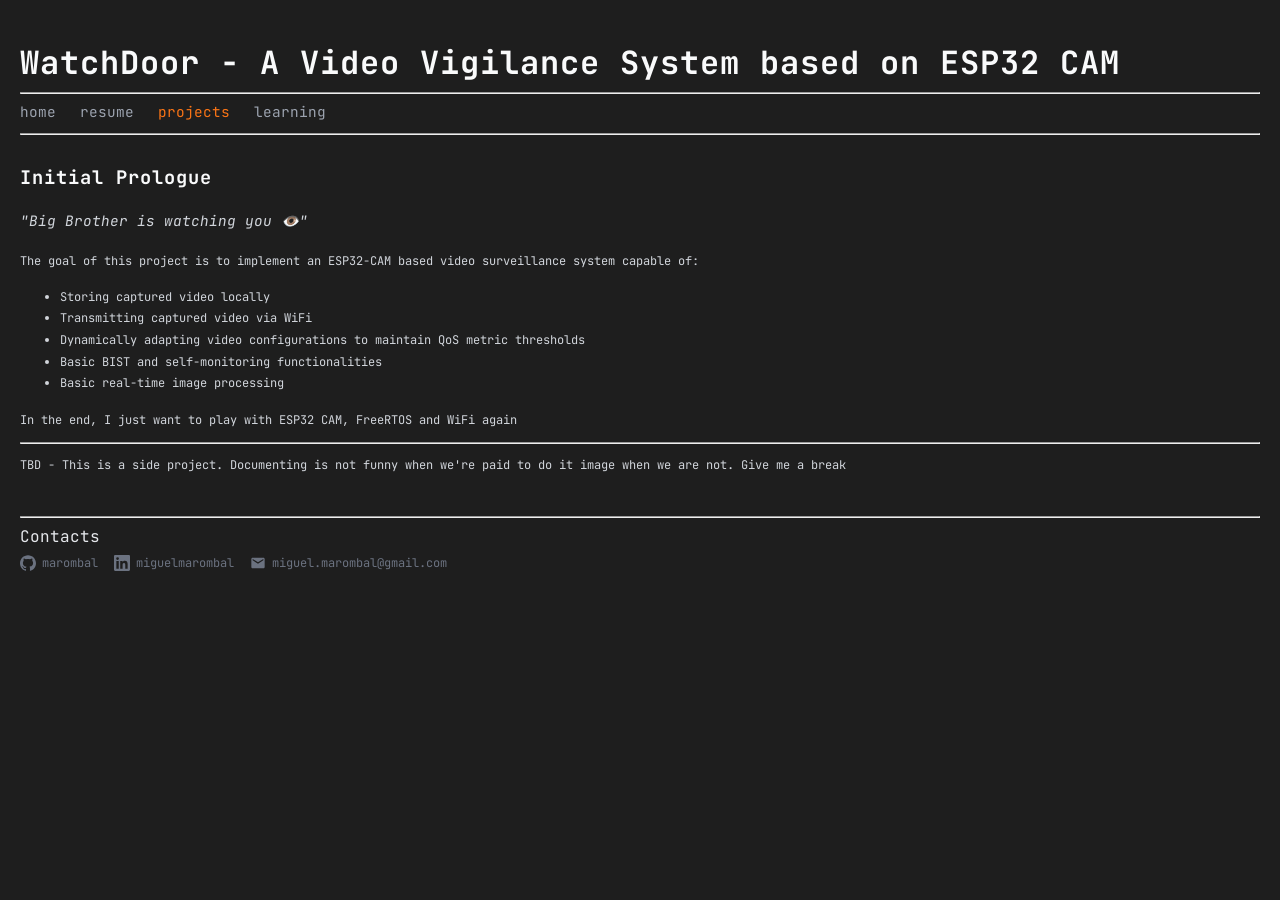
<file: projects/watchdoor.html>
<!DOCTYPE html>
<html>
    <head>
        <meta charset="UTF-8">
        <meta name="viewport" content="width=device-width, initial-scale=1.0">
        <meta http-equiv="X-UA-Compatible" content="IE=edge">
        <meta name="description" content="WatchDoor — Miguel Marombal">
        <meta name="author" content="Miguel Marombal">
        <meta name="theme-color" content="#1e1e1e">
        <title>WatchDoor — Miguel Marombal</title>

        <link href="https://fonts.googleapis.com/css2?family=JetBrains+Mono&family=Space+Mono&display=swap" rel="stylesheet">
        <link rel="stylesheet" href="../styles.css">
        <link rel="icon" type="image/png" href="../images/favicon.png">
    </head>
    <body>
        <header>
            <h1>WatchDoor - A Video Vigilance System based on ESP32 CAM</h1>
            <hr>
            <nav>
                <a href="../index.html">home</a>
                <a href="../resume.html">resume</a>
                <a href="../projects.html" class="active">projects</a>
                <a href="../learning.html">learning</a>
            </nav>
            <hr>
        </header>

        <main>
            <h3>Initial Prologue</h3>
            <p>
                <big><i>"Big Brother is watching you 👁️"</i></big><br><br>
                The goal of this project is to implement an ESP32-CAM based video surveillance system capable of:
            </p>
            <ul>
                <li>Storing captured video locally</li>
                <li>Transmitting captured video via WiFi</li>
                <li>Dynamically adapting video configurations to maintain QoS metric thresholds</li>
                <li>Basic BIST and self-monitoring functionalities</li>
                <li>Basic real-time image processing</li>
            </ul>
            <p>In the end, I just want to play with ESP32 CAM, FreeRTOS and WiFi again</p>
            <hr>

            <!-- Content goes here -->
            <p>TBD - This is a side project. Documenting is not funny when we're paid to do it image when we are not. Give me a break</p>

        </main>

        <footer>
            <br>
            <hr>
            Contacts<br>
            <div class="contact-links">
                <a href="https://github.com/marombal" target="_blank" rel="noopener noreferrer">
                    <svg viewBox="0 0 24 24" xmlns="http://www.w3.org/2000/svg">
                        <path d="M12 .297c-6.63 0-12 5.373-12 12 0 5.303 3.438 9.8 8.205 11.385.6.113.82-.258.82-.577 0-.285-.01-1.04-.015-2.04-3.338.724-4.042-1.61-4.042-1.61C4.422 18.07 3.633 17.7 3.633 17.7c-1.087-.744.084-.729.084-.729 1.205.084 1.838 1.236 1.838 1.236 1.07 1.835 2.809 1.305 3.495.998.108-.776.417-1.305.76-1.605-2.665-.3-5.466-1.332-5.466-5.93 0-1.31.465-2.38 1.235-3.22-.135-.303-.54-1.523.105-3.176 0 0 1.005-.322 3.3 1.23.96-.267 1.98-.399 3-.405 1.02.006 2.04.138 3 .405 2.28-1.552 3.285-1.23 3.285-1.23.645 1.653.24 2.873.12 3.176.765.84 1.23 1.91 1.23 3.22 0 4.61-2.805 5.625-5.475 5.92.42.36.81 1.096.81 2.22 0 1.606-.015 2.896-.015 3.286 0 .315.21.69.825.57C20.565 22.092 24 17.592 24 12.297c0-6.627-5.373-12-12-12"/>
                    </svg>
                    marombal
                </a>
                <a href="https://www.linkedin.com/in/miguelmarombal/" target="_blank" rel="noopener noreferrer">
                    <svg viewBox="0 0 24 24" xmlns="http://www.w3.org/2000/svg">
                        <path d="M20.447 20.452h-3.554v-5.569c0-1.328-.027-3.037-1.852-3.037-1.853 0-2.136 1.445-2.136 2.939v5.667H9.351V9h3.414v1.561h.046c.477-.9 1.637-1.85 3.37-1.85 3.601 0 4.267 2.37 4.267 5.455v6.286zM5.337 7.433a2.062 2.062 0 0 1-2.063-2.065 2.064 2.064 0 1 1 2.063 2.065zm1.782 13.019H3.555V9h3.564v11.452zM22.225 0H1.771C.792 0 0 .774 0 1.729v20.542C0 23.227.792 24 1.771 24h20.451C23.2 24 24 23.227 24 22.271V1.729C24 .774 23.2 0 22.222 0h.003z"/>
                    </svg>
                    miguelmarombal
                </a>
                <a href="mailto:miguel.marombal@gmail.com" target="_blank" rel="noopener noreferrer">
                    <svg viewBox="0 0 24 24" xmlns="http://www.w3.org/2000/svg">
                        <path d="M20 4H4c-1.1 0-2 .9-2 2v12c0 1.1.9 2 2 2h16c1.1 0 2-.9 2-2V6c0-1.1-.9-2-2-2zm0 4-8 5-8-5V6l8 5 8-5v2z"/>
                    </svg>
                    miguel.marombal@gmail.com
                </a>
            </div>
        </footer>
    </body>
</html>
</file>
<file: styles.css>
/* Global layout */
body {
    background-color: #1e1e1e;
    color: #e5e7eb;
    font-family: 'JetBrains Mono', monospace;
    margin: 0;
    padding: 20px;
}

::selection {
    background-color: #f974161c;
    color: #ff8c42;
}

/* Headings (arcade/dev vibe) */
h1, h2, h3, h4, h5 {
    font-family: 'JetBrains Mono', monospace;
    color: #f9fafb;
    letter-spacing: 1px;
}

/* Paragraphs */
p {
    text-align: justify;
    font-size: 0.75rem;
    color: #d1d5db;
    line-height: 1.6;
}

/* Nav */
nav {
    display: flex;
    gap: 24px;
    margin: 8px 0 12px;
}

nav a {
    font-size: 0.9rem;
    color: #9ca3af;
}

nav a.active {
    color: #f97416;
}

nav a:hover {
    color: #ff8c42;
}

/* Links */
a {
    color: #f97416e9;
    text-decoration: none;
    position: relative;
    transition: all 0.25s ease;
}

a::after {
    content: "";
    position: absolute;
    left: 0;
    bottom: -2px;
    width: 0%;
    height: 2px;
    background-color: #f97416;
    transition: width 0.3s ease;
}

a:hover {
    color: #ff8c42;
    text-shadow: 0 0 1px rgba(249, 116, 22, 0.6);
}

a:hover::after {
    width: 100%;
}

/*a:visited {
    color: #f97416aa;
}*/

a:active {
    color: #f9741690;
}

/* Code-like blocks */
pre, code {
    background-color: #2a2a2a;
    padding: 2px 6px;
    border: 1px solid #3a3a3a;
    border-radius: 4px;
    font-family: 'JetBrains Mono', monospace;
    font-size: 0.85rem;
}

pre {
    padding: 12px;
    border-radius: 8px;
    overflow-x: auto;
}

/* Images */
img {
    width: 200px;
    height: 200px;
    object-fit: cover; /* prevents stretching */
    border-radius: 50%;
    display: block;
    margin: 20px auto;
}

/* Optional: subtle section spacing */
h1 {
    margin-bottom: 4px;
}

h2, h3 {
    margin-top: 30px;
}

/* Lists */
ul {
    color: #d1d5db;
    line-height: 1.8;
}

li {
    font-size: 0.75rem;
}

/* Exceptions' formatation */
.center-text {
    text-align: center;
}

.highlight {
    color: #f97416;
    /*color: #f86903;*/
}

/* Contacts Style */
.contact-links {
    display: flex;
    gap: 16px;
    margin-top: 8px;
}
.contact-links a {
    display: flex;
    align-items: center;
    gap: 6px;
    font-size: 0.75rem;
    color: #6b7280;
}
.contact-links a:hover {
    color: #f97416;
}
.contact-links a::after {
    display: none; /* suppress the underline animation */
}
.contact-links svg {
    width: 16px;
    height: 16px;
    fill: currentColor;
    flex-shrink: 0;
    display: inline;
}
</file>
